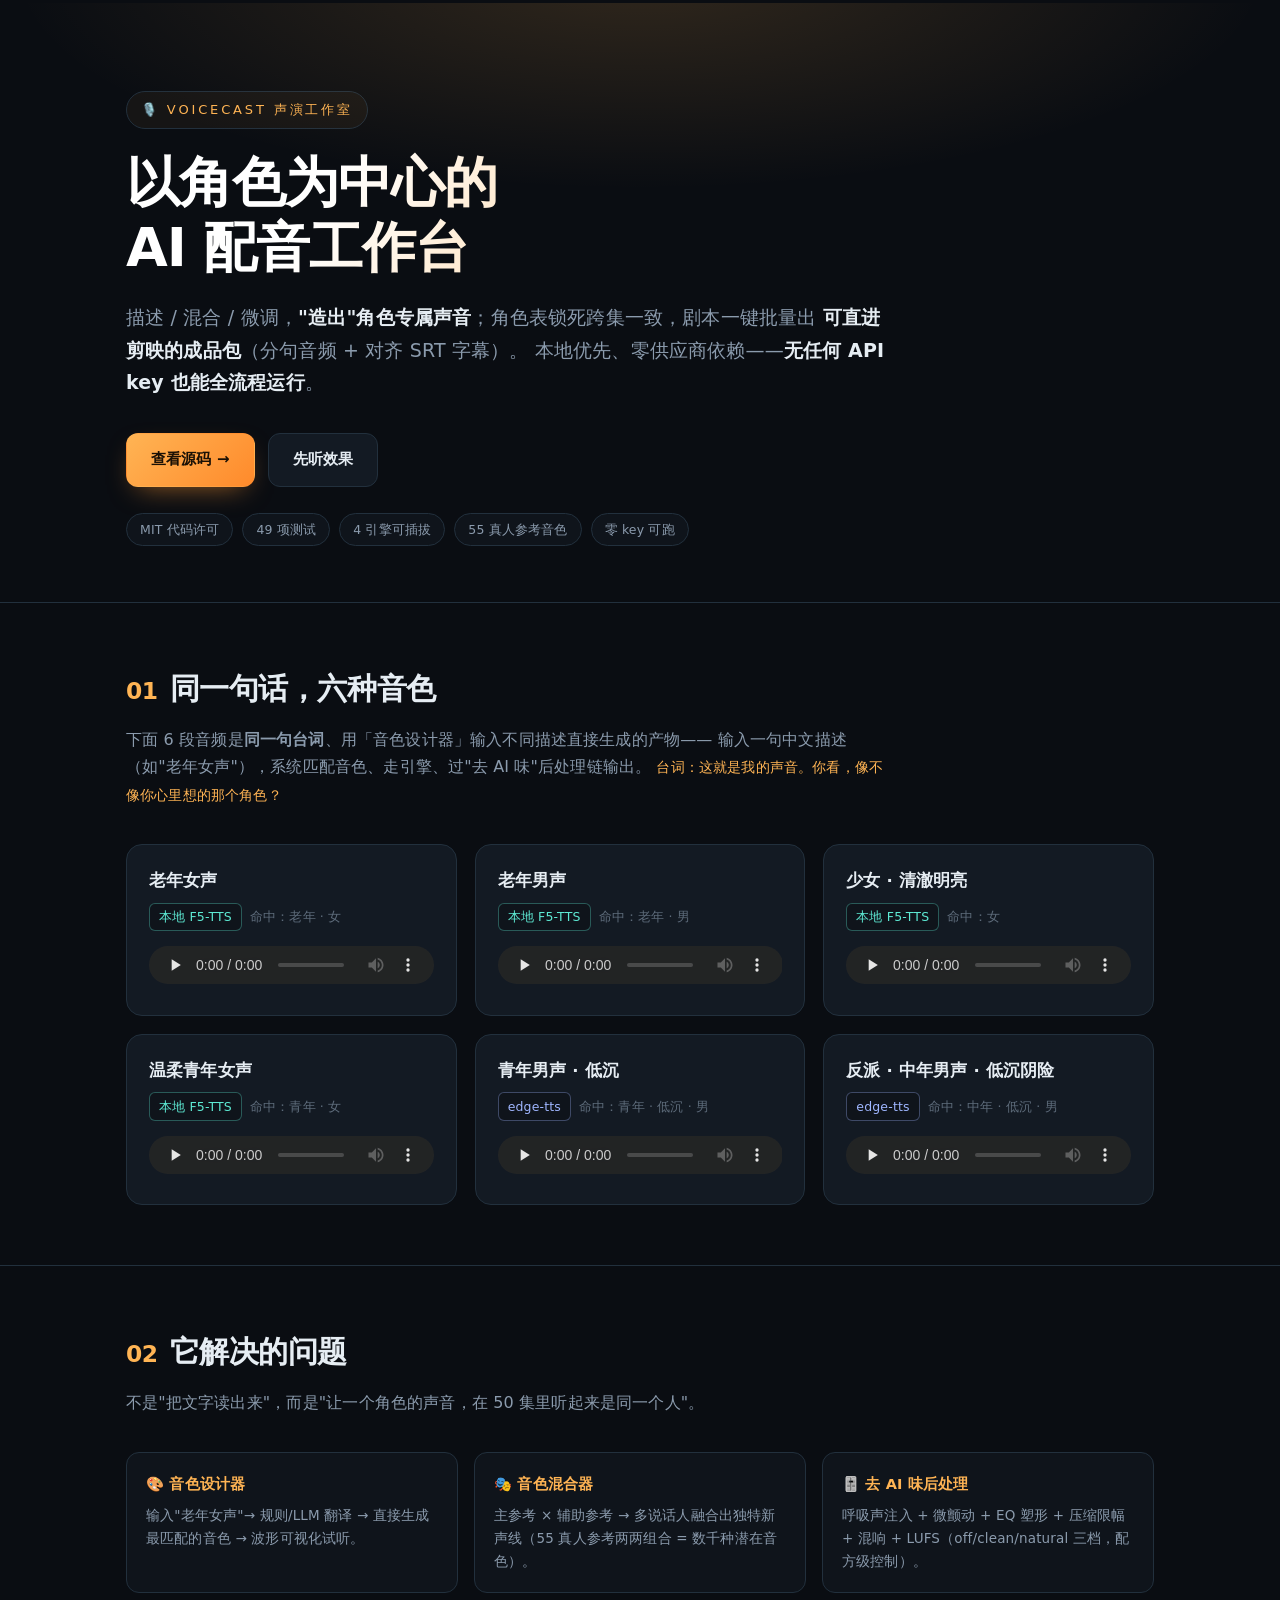
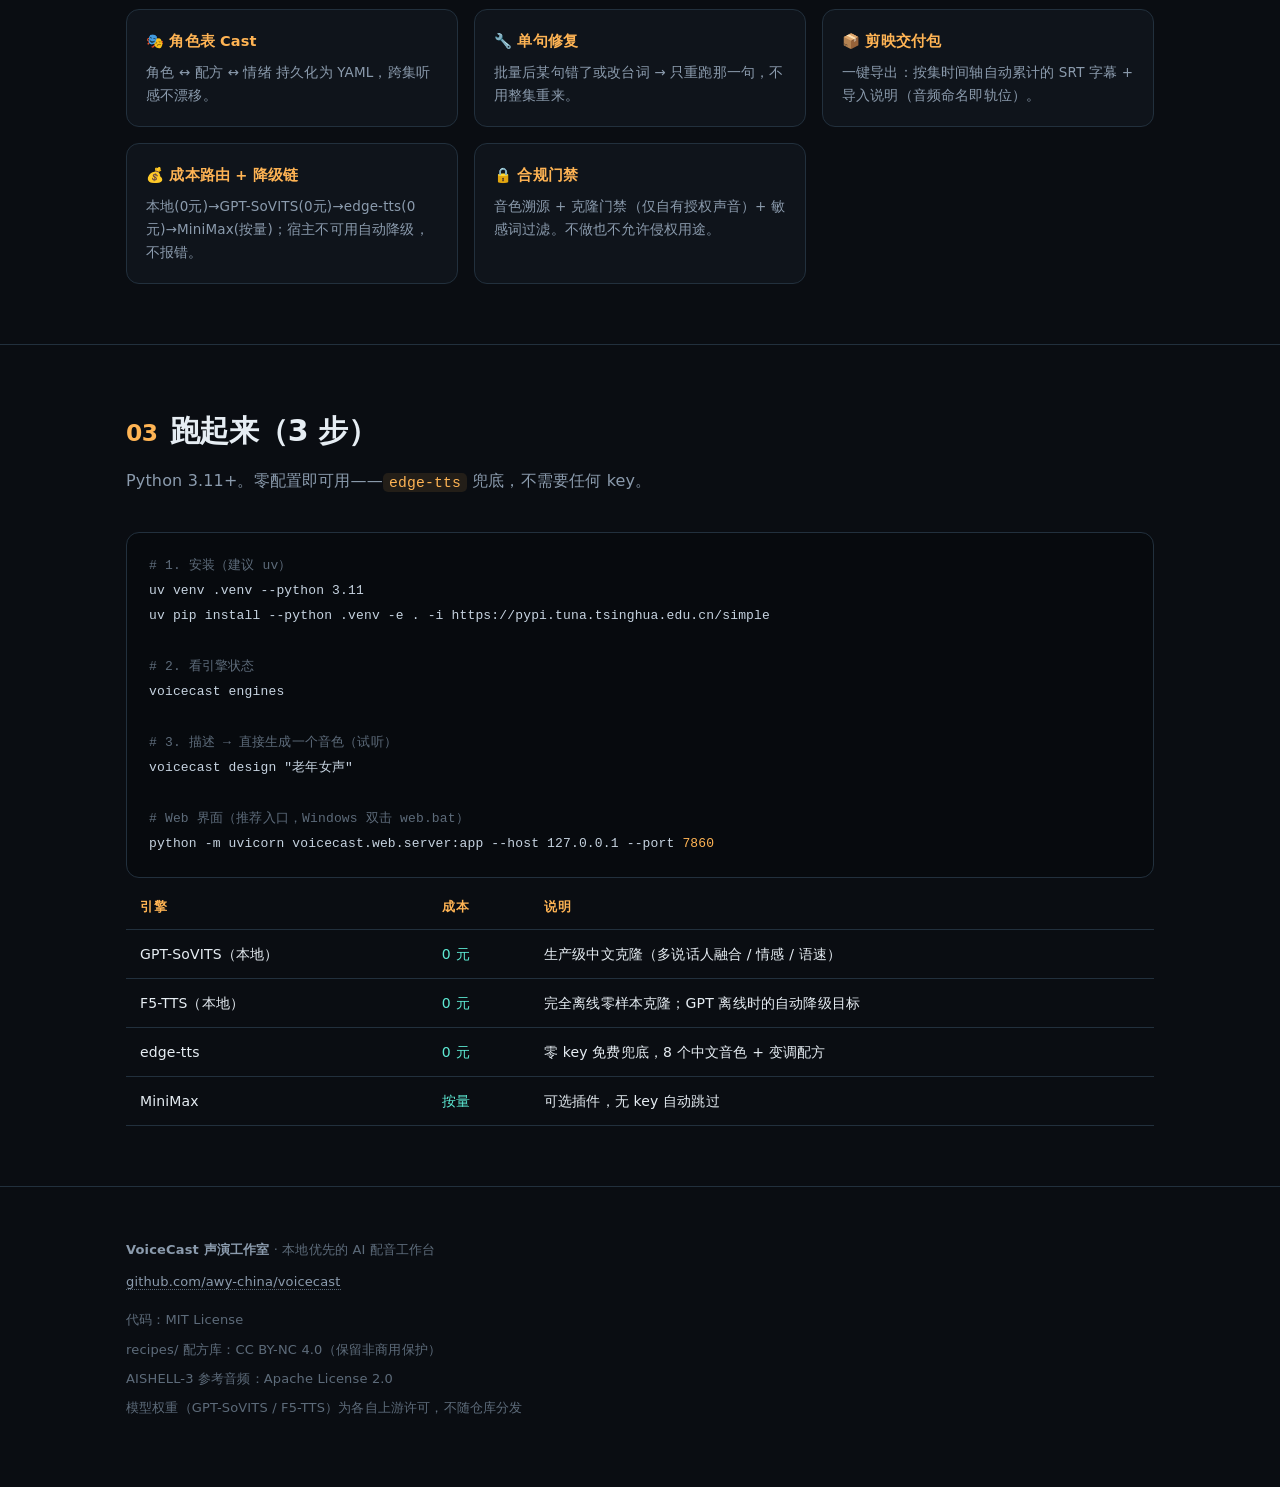
<file: docs/index.html>
<!DOCTYPE html>
<html lang="zh-CN">
<head>
<meta charset="UTF-8">
<meta name="viewport" content="width=device-width, initial-scale=1">
<title>VoiceCast 声演工作室 — 以角色为中心的 AI 配音工作台</title>
<meta name="description" content="VoiceCast：音色设计 / 音色混合 / 去AI味后处理，一键导出可直进剪映的分句音频 + 对齐 SRT 字幕。本地优先，无 API key 也能全流程运行。">
<style>
  :root{
    --bg:#0a0d12; --bg2:#0f141b; --panel:#131a23; --line:#22303d;
    --amber:#ffb454; --amber2:#ff8a2b; --wave:#5eead4;
    --tx:#e6edf3; --tx2:#8b9bad; --tx3:#5d6b7a;
  }
  *{box-sizing:border-box;margin:0;padding:0}
  html{scroll-behavior:smooth}
  body{
    background:var(--bg); color:var(--tx);
    font-family:"YaHei UI","PingFang SC","Microsoft YaHei",system-ui,-apple-system,Segoe UI,sans-serif;
    line-height:1.72; letter-spacing:.01em;
    -webkit-font-smoothing:antialiased;
  }
  .wrap{max-width:1080px;margin:0 auto;padding:0 26px}
  /* 顶部声波 */
  .wavebar{height:3px;display:flex;gap:2px;align-items:flex-end;overflow:hidden}
  .wavebar i{flex:1;background:linear-gradient(180deg,var(--amber),var(--amber2));opacity:.75;animation:w 1.6s ease-in-out infinite}
  @keyframes w{0%,100%{height:3px;opacity:.35}50%{height:3px;opacity:.95}}
  header{padding:88px 0 56px;position:relative;overflow:hidden}
  header::before{
    content:"";position:absolute;inset:-40% -20% auto -20%;height:520px;
    background:radial-gradient(50% 60% at 50% 40%,rgba(255,180,84,.16),transparent 70%);
    pointer-events:none;
  }
  .brand{display:inline-flex;align-items:center;gap:9px;font-size:13px;letter-spacing:.22em;
    color:var(--amber);text-transform:uppercase;margin-bottom:22px;
    border:1px solid var(--line);padding:7px 14px;border-radius:999px;background:rgba(255,180,84,.05)}
  h1{font-size:clamp(30px,5.4vw,54px);line-height:1.2;font-weight:800;letter-spacing:-.02em;
     background:linear-gradient(120deg,#fff 20%,var(--amber) 85%);-webkit-background-clip:text;
     background-clip:text;-webkit-text-fill-color:transparent;margin-bottom:20px}
  .lede{font-size:clamp(15px,2vw,19px);color:var(--tx2);max-width:760px}
  .lede b{color:var(--tx);font-weight:600}
  .cta{display:flex;gap:13px;flex-wrap:wrap;margin-top:34px}
  .btn{display:inline-flex;align-items:center;gap:9px;padding:13px 24px;border-radius:12px;
    font-size:15px;font-weight:600;text-decoration:none;border:1px solid transparent;transition:.2s}
  .btn-p{background:linear-gradient(135deg,var(--amber),var(--amber2));color:#1a1005;
    box-shadow:0 10px 28px -12px rgba(255,150,50,.65)}
  .btn-p:hover{transform:translateY(-2px)}
  .btn-g{background:var(--panel);color:var(--tx);border-color:var(--line)}
  .btn-g:hover{border-color:var(--amber);color:var(--amber)}
  .pills{display:flex;gap:9px;flex-wrap:wrap;margin-top:26px}
  .pill{font-size:12.5px;color:var(--tx2);border:1px solid var(--line);padding:5px 13px;border-radius:999px;background:var(--bg2)}
  section{padding:60px 0;border-top:1px solid var(--line)}
  h2{font-size:clamp(21px,3vw,30px);font-weight:750;letter-spacing:-.015em;margin-bottom:11px}
  h2 .n{color:var(--amber);font-variant-numeric:tabular-nums;margin-right:12px;font-size:.78em;font-weight:600}
  .sub{color:var(--tx2);margin-bottom:36px;max-width:760px}
  /* 试听卡 */
  .grid{display:grid;grid-template-columns:repeat(auto-fill,minmax(320px,1fr));gap:18px}
  .card{background:var(--panel);border:1px solid var(--line);border-radius:16px;padding:22px;
    transition:.25s;position:relative;overflow:hidden}
  .card::after{content:"";position:absolute;inset:0;border-radius:16px;pointer-events:none;
    background:linear-gradient(135deg,rgba(255,180,84,.09),transparent 55%);opacity:0;transition:.3s}
  .card:hover{border-color:rgba(255,180,84,.5);transform:translateY(-3px)}
  .card:hover::after{opacity:1}
  .card h3{font-size:16.5px;font-weight:700;margin-bottom:7px}
  .meta{display:flex;gap:8px;flex-wrap:wrap;align-items:center;font-size:12.5px;color:var(--tx3);margin-bottom:15px}
  .tag{border:1px solid var(--line);padding:2.5px 9px;border-radius:6px;background:var(--bg2)}
  .tag.local{color:var(--wave);border-color:rgba(94,234,212,.33)}
  .tag.edge{color:#9fb6ff;border-color:rgba(159,182,255,.33)}
  audio{width:100%;height:38px;filter:invert(.9) hue-rotate(180deg) saturate(.85)}
  .say{color:var(--amber);font-size:13.5px;margin-bottom:6px}
  /* 特性 */
  .feats{display:grid;grid-template-columns:repeat(auto-fill,minmax(290px,1fr));gap:16px}
  .feat{background:var(--bg2);border:1px solid var(--line);border-radius:13px;padding:19px}
  .feat h4{font-size:14.5px;margin-bottom:7px;color:var(--amber);font-weight:700}
  .feat p{font-size:13.5px;color:var(--tx2);line-height:1.7}
  /* 代码 */
  pre{background:#070a0e;border:1px solid var(--line);border-radius:13px;padding:20px 22px;overflow-x:auto;
    font-family:"Cascadia Code",Consolas,Monaco,monospace;font-size:13px;line-height:1.95;color:#c6d3e0}
  pre .c{color:var(--tx3)}
  pre .k{color:var(--amber)}
  code{font-family:"Cascadia Code",Consolas,Monaco,monospace;font-size:.92em;
    background:rgba(255,180,84,.1);color:var(--amber);padding:1.5px 6px;border-radius:5px}
  .engines{width:100%;border-collapse:collapse;font-size:14px;margin-top:6px}
  .engines th,.engines td{text-align:left;padding:12px 14px;border-bottom:1px solid var(--line)}
  .engines th{color:var(--amber);font-size:12.5px;letter-spacing:.08em;text-transform:uppercase}
  .engines td:nth-child(2){color:var(--wave);font-variant-numeric:tabular-nums}
  footer{padding:52px 0 68px;border-top:1px solid var(--line);color:var(--tx3);font-size:13px}
  footer a{color:var(--tx2);text-decoration:none;border-bottom:1px dotted var(--tx3)}
  footer a:hover{color:var(--amber)}
  .lic{display:grid;gap:7px;margin-top:16px}
  @media(max-width:640px){header{padding:58px 0 40px}.wrap{padding:0 18px}section{padding:44px 0}}
</style>
</head>
<body>

<div class="wavebar" id="wb" aria-hidden="true"></div>

<header>
  <div class="wrap">
    <div class="brand">🎙️ VoiceCast 声演工作室</div>
    <h1>以角色为中心的<br>AI 配音工作台</h1>
    <p class="lede">
      描述 / 混合 / 微调，<b>"造出"角色专属声音</b>；角色表锁死跨集一致，剧本一键批量出
      <b>可直进剪映的成品包</b>（分句音频 + 对齐 SRT 字幕）。
      本地优先、零供应商依赖——<b>无任何 API key 也能全流程运行</b>。
    </p>
    <div class="cta">
      <a class="btn btn-p" href="https://github.com/awy-china/voicecast">查看源码 →</a>
      <a class="btn btn-g" href="#listen">先听效果</a>
    </div>
    <div class="pills">
      <span class="pill">MIT 代码许可</span>
      <span class="pill">49 项测试</span>
      <span class="pill">4 引擎可插拔</span>
      <span class="pill">55 真人参考音色</span>
      <span class="pill">零 key 可跑</span>
    </div>
  </div>
</header>

<section id="listen">
  <div class="wrap">
    <h2><span class="n">01</span>同一句话，六种音色</h2>
    <p class="sub">
      下面 6 段音频是<b>同一句台词</b>、用「音色设计器」输入不同描述直接生成的产物——
      输入一句中文描述（如"老年女声"），系统匹配音色、走引擎、过"去 AI 味"后处理链输出。
      <span class="say">台词：这就是我的声音。你看，像不像你心里想的那个角色？</span>
    </p>
    <div class="grid">

      <div class="card">
        <h3>老年女声</h3>
        <div class="meta"><span class="tag local">本地 F5-TTS</span><span>命中：老年 · 女</span></div>
        <audio controls preload="none" src="audio/01_aishell3_SSB0309.mp3"></audio>
      </div>

      <div class="card">
        <h3>老年男声</h3>
        <div class="meta"><span class="tag local">本地 F5-TTS</span><span>命中：老年 · 男</span></div>
        <audio controls preload="none" src="audio/01_aishell3_SSB0434.mp3"></audio>
      </div>

      <div class="card">
        <h3>少女 · 清澈明亮</h3>
        <div class="meta"><span class="tag local">本地 F5-TTS</span><span>命中：女</span></div>
        <audio controls preload="none" src="audio/01_aishell3_SSB0011.mp3"></audio>
      </div>

      <div class="card">
        <h3>温柔青年女声</h3>
        <div class="meta"><span class="tag local">本地 F5-TTS</span><span>命中：青年 · 女</span></div>
        <audio controls preload="none" src="audio/01_aishell3_SSB0016.mp3"></audio>
      </div>

      <div class="card">
        <h3>青年男声 · 低沉</h3>
        <div class="meta"><span class="tag edge">edge-tts</span><span>命中：青年 · 低沉 · 男</span></div>
        <audio controls preload="none" src="audio/01_male_young_gloomy.mp3"></audio>
      </div>

      <div class="card">
        <h3>反派 · 中年男声 · 低沉阴险</h3>
        <div class="meta"><span class="tag edge">edge-tts</span><span>命中：中年 · 低沉 · 男</span></div>
        <audio controls preload="none" src="audio/01_male_mid_business.mp3"></audio>
      </div>

    </div>
  </div>
</section>

<section>
  <div class="wrap">
    <h2><span class="n">02</span>它解决的问题</h2>
    <p class="sub">不是"把文字读出来"，而是"让一个角色的声音，在 50 集里听起来是同一个人"。</p>
    <div class="feats">
      <div class="feat"><h4>🎨 音色设计器</h4><p>输入"老年女声"→ 规则/LLM 翻译 → 直接生成最匹配的音色 → 波形可视化试听。</p></div>
      <div class="feat"><h4>🎭 音色混合器</h4><p>主参考 × 辅助参考 → 多说话人融合出独特新声线（55 真人参考两两组合 = 数千种潜在音色）。</p></div>
      <div class="feat"><h4>🎚️ 去 AI 味后处理</h4><p>呼吸声注入 + 微颤动 + EQ 塑形 + 压缩限幅 + 混响 + LUFS（off/clean/natural 三档，配方级控制）。</p></div>
      <div class="feat"><h4>🎭 角色表 Cast</h4><p>角色 ↔ 配方 ↔ 情绪 持久化为 YAML，跨集听感不漂移。</p></div>
      <div class="feat"><h4>🔧 单句修复</h4><p>批量后某句错了或改台词 → 只重跑那一句，不用整集重来。</p></div>
      <div class="feat"><h4>📦 剪映交付包</h4><p>一键导出：按集时间轴自动累计的 SRT 字幕 + 导入说明（音频命名即轨位）。</p></div>
      <div class="feat"><h4>💰 成本路由 + 降级链</h4><p>本地(0元)→GPT-SoVITS(0元)→edge-tts(0元)→MiniMax(按量)；宿主不可用自动降级，不报错。</p></div>
      <div class="feat"><h4>🔒 合规门禁</h4><p>音色溯源 + 克隆门禁（仅自有授权声音）+ 敏感词过滤。不做也不允许侵权用途。</p></div>
    </div>
  </div>
</section>

<section>
  <div class="wrap">
    <h2><span class="n">03</span>跑起来（3 步）</h2>
    <p class="sub">Python 3.11+。零配置即可用——<code>edge-tts</code> 兜底，不需要任何 key。</p>
<pre><span class="c"># 1. 安装（建议 uv）</span>
uv venv .venv --python 3.11
uv pip install --python .venv -e . -i https://pypi.tuna.tsinghua.edu.cn/simple

<span class="c"># 2. 看引擎状态</span>
voicecast engines

<span class="c"># 3. 描述 → 直接生成一个音色（试听）</span>
voicecast design "老年女声"

<span class="c"># Web 界面（推荐入口，Windows 双击 web.bat）</span>
python -m uvicorn voicecast.web.server:app --host 127.0.0.1 --port <span class="k">7860</span></pre>
    <table class="engines">
      <tr><th>引擎</th><th>成本</th><th>说明</th></tr>
      <tr><td>GPT-SoVITS（本地）</td><td>0 元</td><td>生产级中文克隆（多说话人融合 / 情感 / 语速）</td></tr>
      <tr><td>F5-TTS（本地）</td><td>0 元</td><td>完全离线零样本克隆；GPT 离线时的自动降级目标</td></tr>
      <tr><td>edge-tts</td><td>0 元</td><td>零 key 免费兜底，8 个中文音色 + 变调配方</td></tr>
      <tr><td>MiniMax</td><td>按量</td><td>可选插件，无 key 自动跳过</td></tr>
    </table>
  </div>
</section>

<footer>
  <div class="wrap">
    <p><b style="color:var(--tx2)">VoiceCast 声演工作室</b> · 本地优先的 AI 配音工作台</p>
    <p style="margin-top:9px"><a href="https://github.com/awy-china/voicecast">github.com/awy-china/voicecast</a></p>
    <div class="lic">
      <span>代码：MIT License</span>
      <span>recipes/ 配方库：CC BY-NC 4.0（保留非商用保护）</span>
      <span>AISHELL-3 参考音频：Apache License 2.0</span>
      <span>模型权重（GPT-SoVITS / F5-TTS）为各自上游许可，不随仓库分发</span>
    </div>
  </div>
</footer>

<script>
  // 顶部声波条：64 根柱子，随机相位
  (function(){
    var el = document.getElementById('wb');
    for (var i = 0; i < 64; i++) {
      var b = document.createElement('i');
      b.style.animationDelay = (-Math.random() * 1.6).toFixed(2) + 's';
      el.appendChild(b);
    }
  })();
</script>
</body>
</html>
</file>
